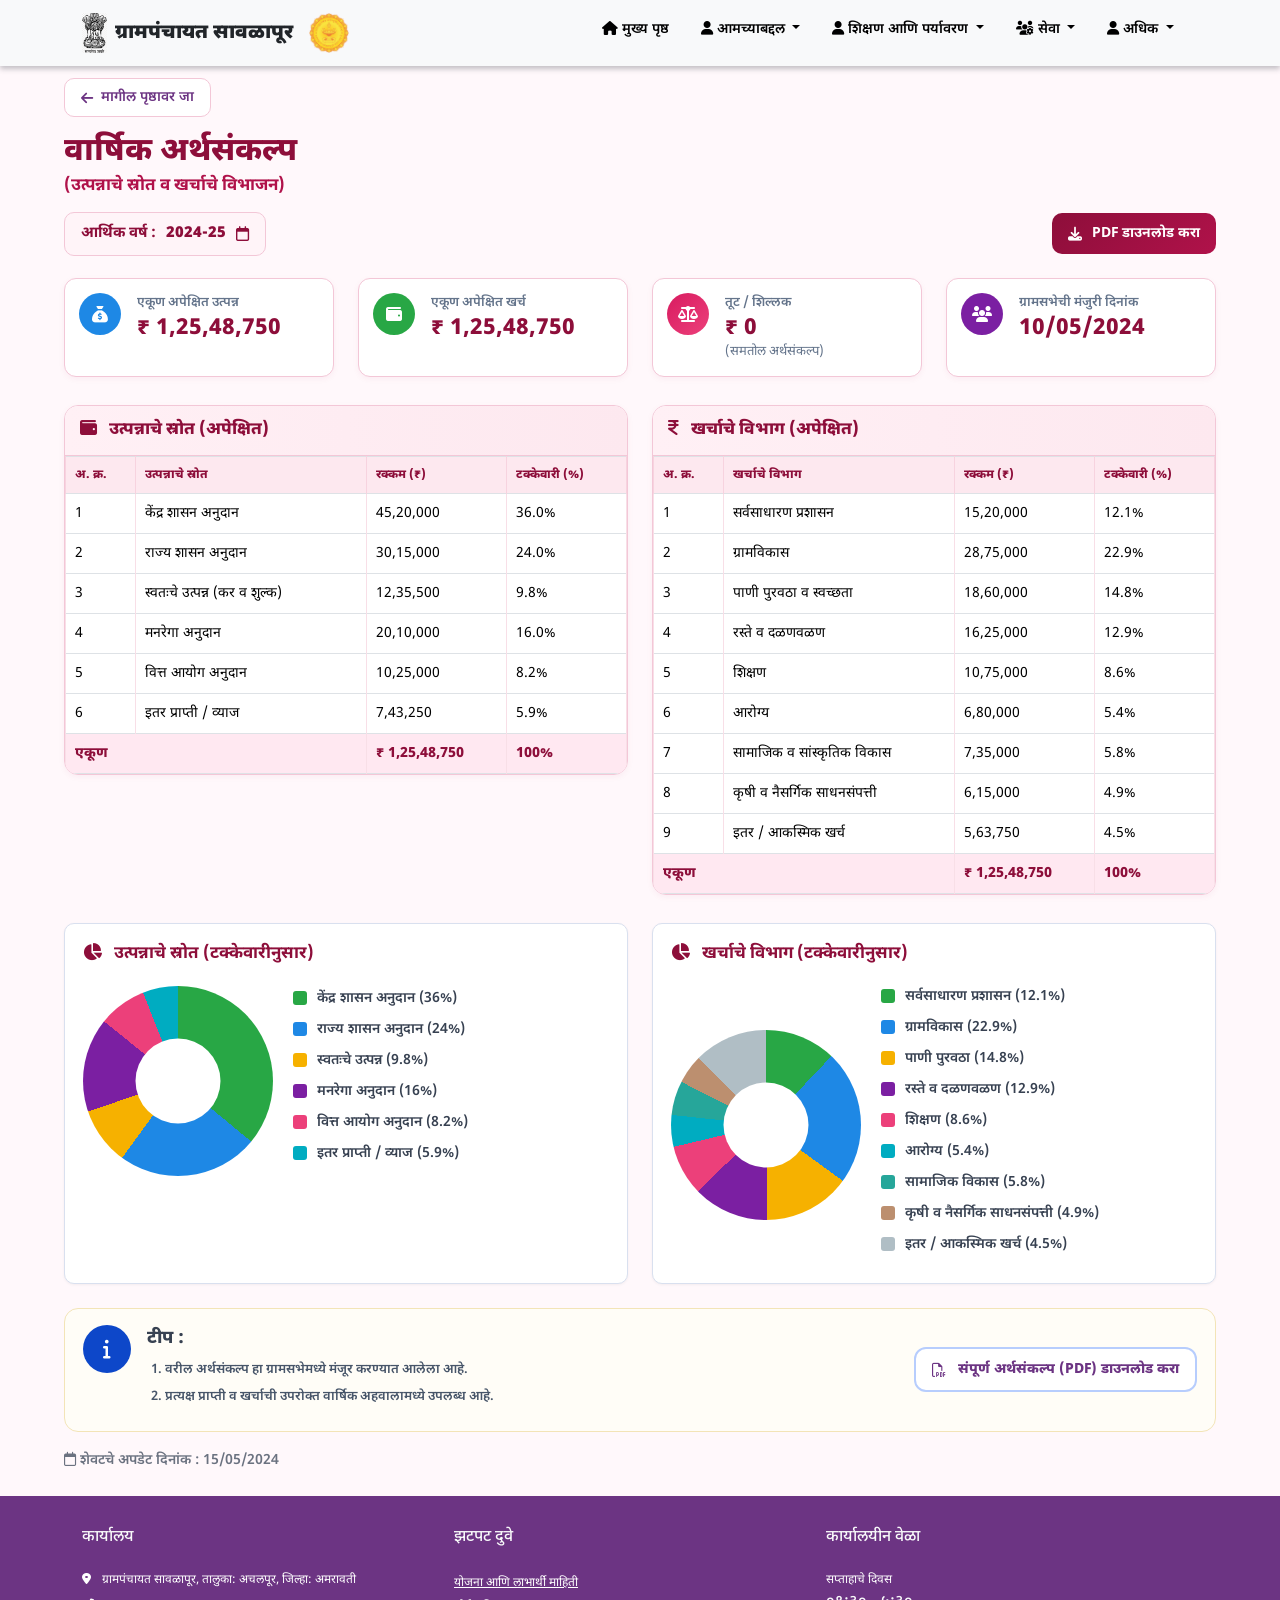
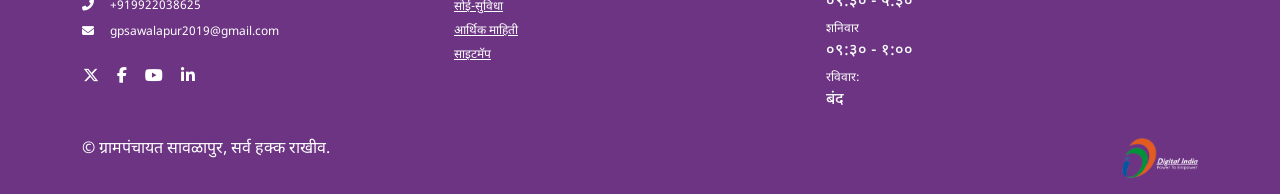
<file: index.html>
<!DOCTYPE html>
<html lang="mr">
<head>
<meta charset="UTF-8">
<meta name="viewport" content="width=device-width, initial-scale=1.0">

<title>वार्षिक अर्थसंकल्प</title>

    <!-- Font -->
    <link href="https://fonts.googleapis.com/css2?family=Noto+Sans+Devanagari:wght@400;500;600;700;800&display=swap" rel="stylesheet">
    <!-- Bootstrap -->
  <link href="https://cdn.jsdelivr.net/npm/bootstrap@5.3.3/dist/css/bootstrap.min.css" rel="stylesheet">

  <!-- Bootstrap Icons -->
  <link rel="stylesheet" href="https://cdn.jsdelivr.net/npm/bootstrap-icons@1.11.3/font/bootstrap-icons.min.css">

  <!-- Google Font -->
  <link href="https://fonts.googleapis.com/css2?family=Poppins:wght@300;400;500;600;700&display=swap" rel="stylesheet">

<!-- FontAwesome -->
<link rel="stylesheet" href="https://cdnjs.cloudflare.com/ajax/libs/font-awesome/6.5.2/css/all.min.css">

<link rel="stylesheet" href="css/style.css">
<style>

/* ================= THEME ================= */

:root{

    --primary-dark:#8d0e3a;
    --primary:#b0124a;

    --light-bg:#fff4f8;
    --table-head:#fde8ef;
    --border:#f3c7d7;

    --text:#1e293b;
}

/* ================= BODY ================= */

body{
    background:#fff8fb;
    font-family:'Noto Sans Devanagari', sans-serif;
    color:var(--text);
    margin:0;
    padding:0;
}

/* ================= PAGE ================= */

.page-wrapper{
    padding:12px 0 25px;
}

/* ================= CONTAINER ================= */

.container-custom{
    width:90%;
    max-width:1200px;
    margin:auto;
}

/* ================= TOP AREA ================= */

.back-btn{
    border:1px solid var(--border);
    background:#fff;
    padding:8px 16px;
    border-radius:10px;
    color:var(--primary-dark);
    text-decoration:none;
    font-weight:600;
    display:inline-flex;
    align-items:center;
    gap:8px;
    margin-bottom:18px;
    font-size:14px;
}

.main-title{
    color:var(--primary-dark);
    font-size:32px;
    font-weight:800;
    margin-bottom:4px;
    line-height:1.1;
}

.main-sub{
    color:var(--primary);
    font-size:17px;
    font-weight:700;
}

/* ================= YEAR + PDF ================= */

.top-action{
    display:flex;
    justify-content:space-between;
    align-items:center;
    margin-top:12px;
    margin-bottom:22px;
    gap:15px;
}

.year-box{
    background:var(--light-bg);
    color:var(--primary-dark);
    border:1px solid var(--border);
    padding:10px 16px;
    border-radius:10px;
    font-weight:700;
    display:inline-flex;
    align-items:center;
    gap:10px;
    font-size:15px;
}

.pdf-btn{
    background:linear-gradient(135deg,var(--primary-dark),var(--primary));
    color:#fff;
    border:none;
    padding:12px 20px;
    border-radius:10px;
    font-weight:700;
    font-size:15px;

    display:flex;
    align-items:center;
    gap:10px;
}

/* ================= INFO CARDS ================= */

.info-card{
    background:#fff;
    border:1px solid var(--border);
    border-radius:12px;
    padding:14px;
    height:100%;
    box-shadow:0 2px 6px rgba(176,18,74,0.05);
}

.info-icon{
    width:42px;
    height:42px;
    border-radius:50%;
    display:flex;
    align-items:center;
    justify-content:center;
    color:#fff;
    font-size:16px;
}

.blue{
    background:linear-gradient(135deg,#8d0e3a,#b0124a);
}

.green{
    background:linear-gradient(135deg,#c2185b,#e91e63);
}

.orange{
    background:linear-gradient(135deg,#d81b60,#ec407a);
}

.purple{
    background:linear-gradient(135deg,#ad1457,#c2185b);
}

.info-title{
    font-size:13px;
    color:#64748b;
    font-weight:600;
    margin-bottom:3px;
}

.info-value{
    font-size:22px;
    font-weight:800;
    line-height:1.2;
}

.value-blue,
.value-green,
.value-orange,
.value-purple{
    color:var(--primary-dark);
}

.small-text{
    color:#64748b;
    font-size:13px;
}

/* ================= TABLES ================= */

.section-box{
    background:#fff;
    border:1px solid var(--border);
    border-radius:14px;
    overflow:hidden;
    /* height:100%; */
    box-shadow:0 2px 6px rgba(176,18,74,0.05);
}

.section-head{
    padding:12px 15px;
    font-size:17px;
    font-weight:800;
    color:var(--primary-dark);
    border-bottom:1px solid var(--border);

    background:linear-gradient(
        to right,
        #fff0f5,
        #fde8ef
    );
}

.custom-table{
    margin:0;
}

.custom-table thead{
    background:var(--table-head);
}

.custom-table th{
    font-size:12px;
    padding:9px;
    color:var(--primary-dark);
    font-weight:800;
    border-color:#f7d3df !important;
    background:var(--table-head);
}

.custom-table td{
    padding:9px;
    font-size:14px;
    border-color:#f8dfe7 !important;
}

.custom-table tbody tr:hover{
    background:#fff7fa;
}

.custom-table tbody tr.fw-bold{
    background:#fff0f5;
    color:var(--primary-dark);
}
/* ONLY LAST ROW SHADE */

.custom-table tbody tr:last-child td{
    background:#ffe8f1 !important;
    color:#8d0e3a !important;
    font-weight:800;
}
/* ================= CHART ================= */

/* .chart-box{
    background:#fff;
    border:1px solid var(--border);
    border-radius:14px;
    padding:14px;
    box-shadow:0 2px 6px rgba(176,18,74,0.05);
}

.chart-title{
    color:var(--primary-dark);
    font-size:18px;
    font-weight:800;
    margin-bottom:18px;
} */


/* ================= COLORFUL PIE CHART ================= */

/* .fake-chart{
    width:170px;
    height:170px;
    border-radius:50%;
    margin:auto;

    background:
    conic-gradient(
        #16a34a 0% 36%,
        #2563eb 36% 60%,
        #f59e0b 60% 70%,
        #9333ea 70% 86%,
        #ec4899 86% 94%,
        #06b6d4 94% 100%
    );

    position:relative;
}

.fake-chart::after{
    content:'';
    width:75px;
    height:75px;
    background:#fff;
    border-radius:50%;
    position:absolute;
    top:50%;
    left:50%;
    transform:translate(-50%,-50%);
} */

/* ================= CHART BOX ================= */

.chart-box{
    background:#fff;
    border:1px solid #d9e0ef;
    border-radius:10px;
    padding:18px;
    height: 100%;
    box-shadow:0 1px 3px rgba(0,0,0,0.05);
      /* margin-top:0 !important; */
}

.chart-title{
    font-size:17px;
    font-weight:700;
    /* color:#18479d; */
     color:var(--primary-dark);
    margin-bottom:18px;
}

.chart-flex{
    display:flex;
    align-items:center;
    justify-content:space-between;
    gap:20px;
    flex-wrap:wrap;
}

/* ================= PIE CHART ================= */

.budget-chart{
    width:190px;
    height:190px;
    border-radius:50%;
    position:relative;
    flex-shrink:0;
}

/* DONUT HOLE */

.budget-chart::after{
    content:'';
    position:absolute;
    width:85px;
    height:85px;
    background:#fff;
    border-radius:50%;
    top:50%;
    left:50%;
    transform:translate(-50%,-50%);
}

/* INCOME CHART */

.income-chart{
    background:
    conic-gradient(
        #28a745 0% 36%,
        #1e88e5 36% 60%,
        #f6b100 60% 69.8%,
        #7b1fa2 69.8% 85.8%,
        #ec407a 85.8% 94%,
        #00acc1 94% 100%
    );
}

/* EXPENSE CHART */

.expense-chart{
    background:
    conic-gradient(
        #28a745 0% 12.1%,
        #1e88e5 12.1% 35%,
        #f6b100 35% 49.8%,
        #7b1fa2 49.8% 62.7%,
        #ec407a 62.7% 71.3%,
        #00acc1 71.3% 76.7%,
        #26a69a 76.7% 82.5%,
        #bc8f6f 82.5% 87.4%,
        #b0bec5 87.4% 100%
    );
}

/* ================= LEGEND ================= */

.chart-legend{
    flex:1;
    min-width:240px;
}

.legend-item{
    display:flex;
    align-items:center;
    gap:10px;
    margin-bottom:10px;
    font-size:14px;
    font-weight:600;
    color:#374151;
}

.legend-color{
    width:14px;
    height:14px;
    border-radius:3px;
    display:inline-block;
}

/* COLORS */

.green{ background:#28a745; }
.blue{ background:#1e88e5; }
.yellow{ background:#f6b100; }
.purple{ background:#7b1fa2; }
.pink{ background:#ec407a; }
.cyan{ background:#00acc1; }
.teal{ background:#26a69a; }
.brown{ background:#bc8f6f; }
.gray{ background:#b0bec5; }

/* ================= NOTE ================= */

.bottom-box{
    background:#fffdf7;
    border:1px solid #f3e4b7;
    border-radius:14px;
    padding:16px 18px;

    display:flex;
    justify-content:space-between;
    align-items:center;
    gap:20px;
}

.note-area{
    display:flex;
    align-items:flex-start;
    gap:16px;
}

.note-icon{
    width:48px;
    height:48px;
    min-width:48px;

    border-radius:50%;
    background:#0d47c9;

    display:flex;
    align-items:center;
    justify-content:center;

    color:#fff;
    font-size:20px;
}

.note-title{
    font-size:18px;
    font-weight:800;
    color:#374151;
    margin-bottom:8px;
}

.note-list{
    margin:0;
    padding-left:18px;
}

.note-list li{
    margin-bottom:8px;
    color:#475569;
    font-weight:600;
    line-height:1.5;
    font-size:13px;
}

/* ================= PDF BUTTON ================= */

.pdf-download-btn{
    background:#fff;
    border:2px solid #b7cdfd;

    color:#2563eb;
    font-weight:800;

    padding:12px 22px;
    border-radius:12px;

    display:inline-flex;
    align-items:center;
    gap:12px;

    text-decoration:none;

    transition:0.3s;
    white-space:nowrap;
}

.pdf-btn,
.pdf-download-btn{
    padding:10px 16px;
    font-size:14px;
}
.pdf-download-btn:hover{
    background:#2563eb;
    color:#fff;
}

/* ================= UPDATE ================= */

.update-box{
    margin-top:18px;
    color:#6b7280;
    font-weight:600;
    font-size:14px;
}

/* ================= MOBILE ================= */

@media(max-width:768px){

.chart-flex{
    flex-direction:column;
    align-items:center;
}

.chart-legend{
    width:100%;
}

}

/* ================= MOBILE ================= */

@media(max-width:992px){

.main-title{
    font-size:30px;
}

.main-sub{
    font-size:16px;
}

.top-action{
    flex-direction:column;
    align-items:flex-start;
}

.bottom-box{
    flex-direction:column;
    align-items:flex-start;
}

.pdf-download-btn{
    width:100%;
    justify-content:center;
}

.fake-chart{
    width:200px;
    height:200px;
}

}

</style>
</head>

<body>
<!-- HEADER FILE LOAD -->
<div id="header"></div>
<div class="page-wrapper">

<div class="container-custom">

<!-- BACK -->

<a href="#" class="back-btn">
<i class="fa-solid fa-arrow-left"></i>
मागील पृष्ठावर जा
</a>

<!-- TITLE -->

<div class="main-title">
वार्षिक अर्थसंकल्प
</div>

<div class="main-sub">
(उत्पन्नाचे स्रोत व खर्चाचे विभाजन)
</div>

<!-- ACTION -->

<div class="top-action">

<div class="year-box">
आर्थिक वर्ष :
<b>2024-25</b>
<i class="fa-regular fa-calendar"></i>
</div>

<button class="pdf-btn">
<i class="fa-solid fa-download"></i>
PDF डाउनलोड करा
</button>

</div>

<!-- INFO CARDS -->

<div class="row g-4">

<div class="col-lg-3 col-md-6">

<div class="info-card">

<div class="d-flex gap-3 align-items-start">

<div class="info-icon blue">
<i class="fa-solid fa-sack-dollar"></i>
</div>

<div>
<div class="info-title">एकूण अपेक्षित उत्पन्न</div>
<div class="info-value value-blue">₹ 1,25,48,750</div>
</div>

</div>

</div>

</div>

<div class="col-lg-3 col-md-6">

<div class="info-card">

<div class="d-flex gap-3 align-items-start">

<div class="info-icon green">
<i class="fa-solid fa-wallet"></i>
</div>

<div>
<div class="info-title">एकूण अपेक्षित खर्च</div>
<div class="info-value value-green">₹ 1,25,48,750</div>
</div>

</div>

</div>

</div>

<div class="col-lg-3 col-md-6">

<div class="info-card">

<div class="d-flex gap-3 align-items-start">

<div class="info-icon orange">
<i class="fa-solid fa-scale-balanced"></i>
</div>

<div>
<div class="info-title">तूट / शिल्लक</div>
<div class="info-value value-orange">₹ 0</div>
<div class="small-text">(समतोल अर्थसंकल्प)</div>
</div>

</div>

</div>

</div>

<div class="col-lg-3 col-md-6">

<div class="info-card">

<div class="d-flex gap-3 align-items-start">

<div class="info-icon purple">
<i class="fa-solid fa-users"></i>
</div>

<div>
<div class="info-title">ग्रामसभेची मंजुरी दिनांक</div>
<div class="info-value value-purple">10/05/2024</div>
</div>

</div>

</div>

</div>

</div>

<!-- ================= TABLES ================= -->

<div class="row g-4 mt-1">

    <!-- INCOME TABLE -->

    <div class="col-lg-6">

        <div class="section-box">

            <div class="section-head">
                <i class="fa-solid fa-wallet me-2"></i>
                उत्पन्नाचे स्रोत (अपेक्षित)
            </div>

            <table class="table custom-table table-bordered align-middle">

                <thead>
                    <tr>
                        <th style="width:70px;">अ. क्र.</th>
                        <th>उत्पन्नाचे स्रोत</th>
                        <th style="width:140px;">रक्कम (₹)</th>
                        <th style="width:120px;">टक्केवारी (%)</th>
                    </tr>
                </thead>

                <tbody>

                    <tr>
                        <td>1</td>
                        <td>केंद्र शासन अनुदान</td>
                        <td>45,20,000</td>
                        <td>36.0%</td>
                    </tr>

                    <tr>
                        <td>2</td>
                        <td>राज्य शासन अनुदान</td>
                        <td>30,15,000</td>
                        <td>24.0%</td>
                    </tr>

                    <tr>
                        <td>3</td>
                        <td>स्वतःचे उत्पन्न (कर व शुल्क)</td>
                        <td>12,35,500</td>
                        <td>9.8%</td>
                    </tr>

                    <tr>
                        <td>4</td>
                        <td>मनरेगा अनुदान</td>
                        <td>20,10,000</td>
                        <td>16.0%</td>
                    </tr>

                    <tr>
                        <td>5</td>
                        <td>वित्त आयोग अनुदान</td>
                        <td>10,25,000</td>
                        <td>8.2%</td>
                    </tr>

                    <tr>
                        <td>6</td>
                        <td>इतर प्राप्ती / व्याज</td>
                        <td>7,43,250</td>
                        <td>5.9%</td>
                    </tr>

                    <tr class="fw-bold total-row">
                        <td colspan="2">एकूण</td>
                        <td>₹ 1,25,48,750</td>
                        <td>100%</td>
                    </tr>

                </tbody>

            </table>

        </div>

    </div>

    <!-- EXPENSE TABLE -->

    <div class="col-lg-6">

        <div class="section-box">

            <div class="section-head">
                <i class="fa-solid fa-indian-rupee-sign me-2"></i>
                खर्चाचे विभाग (अपेक्षित)
            </div>

            <table class="table custom-table table-bordered align-middle">

                <thead>
                    <tr>
                        <th style="width:70px;">अ. क्र.</th>
                        <th>खर्चाचे विभाग</th>
                        <th style="width:140px;">रक्कम (₹)</th>
                        <th style="width:120px;">टक्केवारी (%)</th>
                    </tr>
                </thead>

                <tbody>

                    <tr>
                        <td>1</td>
                        <td>सर्वसाधारण प्रशासन</td>
                        <td>15,20,000</td>
                        <td>12.1%</td>
                    </tr>

                    <tr>
                        <td>2</td>
                        <td>ग्रामविकास</td>
                        <td>28,75,000</td>
                        <td>22.9%</td>
                    </tr>

                    <tr>
                        <td>3</td>
                        <td>पाणी पुरवठा व स्वच्छता</td>
                        <td>18,60,000</td>
                        <td>14.8%</td>
                    </tr>

                    <tr>
                        <td>4</td>
                        <td>रस्ते व दळणवळण</td>
                        <td>16,25,000</td>
                        <td>12.9%</td>
                    </tr>

                    <tr>
                        <td>5</td>
                        <td>शिक्षण</td>
                        <td>10,75,000</td>
                        <td>8.6%</td>
                    </tr>

                    <tr>
                        <td>6</td>
                        <td>आरोग्य</td>
                        <td>6,80,000</td>
                        <td>5.4%</td>
                    </tr>

                    <tr>
                        <td>7</td>
                        <td>सामाजिक व सांस्कृतिक विकास</td>
                        <td>7,35,000</td>
                        <td>5.8%</td>
                    </tr>

                    <tr>
                        <td>8</td>
                        <td>कृषी व नैसर्गिक साधनसंपत्ती</td>
                        <td>6,15,000</td>
                        <td>4.9%</td>
                    </tr>

                    <tr>
                        <td>9</td>
                        <td>इतर / आकस्मिक खर्च</td>
                        <td>5,63,750</td>
                        <td>4.5%</td>
                    </tr>

                    <tr class="fw-bold total-row">
                        <td colspan="2">एकूण</td>
                        <td>₹ 1,25,48,750</td>
                        <td>100%</td>
                    </tr>

                </tbody>

            </table>

        </div>

    </div>

</div>
<!-- CHARTS -->

<!-- ================= CHARTS ================= -->

<div class="row g-4 mt-1">

    <!-- INCOME CHART -->

    <div class="col-lg-6">

        <div class="chart-box">

            <div class="chart-title">
                <i class="fa-solid fa-chart-pie me-2"></i>
                उत्पन्नाचे स्रोत (टक्केवारीनुसार)
            </div>

            <div class="chart-flex">

                <!-- PIE -->

                <div class="budget-chart income-chart"></div>

                <!-- LEGEND -->

                <div class="chart-legend">

                    <div class="legend-item">
                        <span class="legend-color green"></span>
                        केंद्र शासन अनुदान (36%)
                    </div>

                    <div class="legend-item">
                        <span class="legend-color blue"></span>
                        राज्य शासन अनुदान (24%)
                    </div>

                    <div class="legend-item">
                        <span class="legend-color yellow"></span>
                        स्वतःचे उत्पन्न (9.8%)
                    </div>

                    <div class="legend-item">
                        <span class="legend-color purple"></span>
                        मनरेगा अनुदान (16%)
                    </div>

                    <div class="legend-item">
                        <span class="legend-color pink"></span>
                        वित्त आयोग अनुदान (8.2%)
                    </div>

                    <div class="legend-item">
                        <span class="legend-color cyan"></span>
                        इतर प्राप्ती / व्याज (5.9%)
                    </div>

                </div>

            </div>

        </div>

    </div>

    <!-- EXPENSE CHART -->

    <div class="col-lg-6">

        <div class="chart-box">

            <div class="chart-title">
                <i class="fa-solid fa-chart-pie me-2"></i>
                खर्चाचे विभाग (टक्केवारीनुसार)
            </div>

            <div class="chart-flex">

                <!-- PIE -->

                <div class="budget-chart expense-chart"></div>

                <!-- LEGEND -->

                <div class="chart-legend">

                    <div class="legend-item">
                        <span class="legend-color green"></span>
                        सर्वसाधारण प्रशासन (12.1%)
                    </div>

                    <div class="legend-item">
                        <span class="legend-color blue"></span>
                        ग्रामविकास (22.9%)
                    </div>

                    <div class="legend-item">
                        <span class="legend-color yellow"></span>
                        पाणी पुरवठा (14.8%)
                    </div>

                    <div class="legend-item">
                        <span class="legend-color purple"></span>
                        रस्ते व दळणवळण (12.9%)
                    </div>

                    <div class="legend-item">
                        <span class="legend-color pink"></span>
                        शिक्षण (8.6%)
                    </div>

                    <div class="legend-item">
                        <span class="legend-color cyan"></span>
                        आरोग्य (5.4%)
                    </div>

                    <div class="legend-item">
                        <span class="legend-color teal"></span>
                        सामाजिक विकास (5.8%)
                    </div>

                    <div class="legend-item">
                        <span class="legend-color brown"></span>
                        कृषी व नैसर्गिक साधनसंपत्ती (4.9%)
                    </div>

                    <div class="legend-item">
                        <span class="legend-color gray"></span>
                        इतर / आकस्मिक खर्च (4.5%)
                    </div>

                </div>

            </div>

        </div>

    </div>

</div>
<!-- NOTE -->

<div class="bottom-box mt-4">

<div class="note-area">

<div class="note-icon">
<i class="fa-solid fa-info"></i>
</div>

<div>

<div class="note-title">
टीप :
</div>

<ol class="note-list">

<li>
वरील अर्थसंकल्प हा ग्रामसभेमध्ये मंजूर करण्यात आलेला आहे.
</li>

<li>
प्रत्यक्ष प्राप्ती व खर्चाची उपरोक्त वार्षिक अहवालामध्ये उपलब्ध आहे.
</li>

</ol>

</div>

</div>

<a href="#" class="pdf-download-btn">

<i class="fa-regular fa-file-pdf"></i>

संपूर्ण अर्थसंकल्प (PDF) डाउनलोड करा

</a>

</div>

<!-- UPDATE -->

<div class="update-box">
<i class="fa-regular fa-calendar"></i>
शेवटचे अपडेट दिनांक : 15/05/2024
</div>

</div>

</div>

<!-- FOOTER FILE LOAD -->
<div id="footer"></div>
<script>
fetch("header.html")
.then(res => res.text())
.then(data => {
    document.getElementById("header").innerHTML = data;
});

fetch("footer.html")
.then(res => res.text())
.then(data => {
    document.getElementById("footer").innerHTML = data;
});


</script>
<!-- Bootstrap JS -->
<script src="https://cdn.jsdelivr.net/npm/bootstrap@5.3.3/dist/js/bootstrap.bundle.min.js"></script>
</body>
</html>
</file>
<file: css/style.css>
:root{--primary: #a91b43;--secondary: #6c3483;--bg: #f6f8fb;--card: rgba(255, 255, 255, 0.65);--cardBg: #ffffff;--glass: rgba(255, 255, 255, 0.12);--text: #0f1724;--muted: #6b7280;--accent: linear-gradient(90deg, #0052D4, #4364F7, #6FB1FC);--accent-2: linear-gradient(90deg, #16a34a, #86efac);--anim-time: 520ms;--nav-height: 56px}body{background:linear-gradient(135deg, #f9fafb 0%, #dbeafe 100%);font-family:"Poppins",sans-serif}.bg-light-gradient{background:linear-gradient(135deg, #f7cdff 0%, #dbeafe 100%)}h1{font-size:1.75rem;font-weight:700;color:var(--primary) !important;margin-bottom:1rem}h2{font-size:1.5rem;font-weight:700}.text-primary{color:var(--primary) !important}.text-secondary{color:var(--secondary) !important}a{color:var(--secondary) !important}a:hover{text-decoration:none}p{margin-bottom:.5rem}.custom-toggler{border:none;outline:none}.custom-toggler .toggler-icon{display:block;width:28px;height:3px;background-color:#000;margin:5px auto;-webkit-transition:all .4s ease-in-out;transition:all .4s ease-in-out;border-radius:2px}.custom-toggler.collapsed .top-bar{-webkit-transform:rotate(0) translate(0, 0);transform:rotate(0) translate(0, 0)}.custom-toggler.collapsed .middle-bar{opacity:1}.custom-toggler.collapsed .bottom-bar{-webkit-transform:rotate(0) translate(0, 0);transform:rotate(0) translate(0, 0)}.custom-toggler:not(.collapsed) .top-bar{-webkit-transform:rotate(45deg) translate(5px, 5px);transform:rotate(45deg) translate(5px, 5px)}.custom-toggler:not(.collapsed) .middle-bar{opacity:0}.custom-toggler:not(.collapsed) .bottom-bar{-webkit-transform:rotate(-45deg) translate(6px, -6px);transform:rotate(-45deg) translate(6px, -6px)}.cover-img{background-image:url("../images/गणेशवाडी ग्रामपंचायत कार्यालय.jpeg");background-size:cover;height:320px}@media(max-width: 767px){.cover-img{height:200px}}.carousel.crsl1{height:300px}@media(max-width: 767px){.carousel.crsl1{height:150px}}.carousel.crsl1 .carousel-inner,.carousel.crsl1 .carousel-item{height:100%}.carousel.crsl1 .carousel-item h2{font-size:3rem;text-shadow:2px 2px 8px #000}.carousel.crsl1 .carousel-item img{height:100%;-o-object-fit:cover;object-fit:cover}.navbar{-webkit-box-shadow:0 3px 5px rgba(57,63,72,.3);box-shadow:0 3px 5px rgba(57,63,72,.3)}.navbar.gradient-green{background:-webkit-gradient(linear, left top, right top, from(#006400), to(#32cd32));background:linear-gradient(90deg, #006400, #32cd32)}.navbar.gradient-blue{background:-webkit-gradient(linear, left top, right top, from(#007bff), to(#6610f2));background:linear-gradient(90deg, #007bff, #6610f2)}.navbar.gradient-orange{background:-webkit-gradient(linear, left top, right top, from(#ff8008), to(#ffc837));background:linear-gradient(90deg, #ff8008, #ffc837)}.news-ticker{background:#6c3483;padding:8px;overflow:hidden;white-space:nowrap;color:#fff}.news-ticker span{display:inline-block;color:#fff;padding-left:20px;-webkit-animation:ticker 15s linear infinite;animation:ticker 15s linear infinite;font-weight:600}@-webkit-keyframes ticker{0%{-webkit-transform:translateX(0);transform:translateX(0)}100%{-webkit-transform:translateX(-100%);transform:translateX(-100%)}}@keyframes ticker{0%{-webkit-transform:translateX(0);transform:translateX(0)}100%{-webkit-transform:translateX(-100%);transform:translateX(-100%)}}.quick-links i{font-size:2rem;margin-bottom:10px;color:#28a745}.gallery img{width:100%;border-radius:10px;-webkit-transition:-webkit-transform .3s;transition:-webkit-transform .3s;transition:transform .3s;transition:transform .3s, -webkit-transform .3s}.gallery img:hover{-webkit-transform:scale(1.05);transform:scale(1.05)}.gallery-img{height:100%;-o-object-fit:cover;object-fit:cover;-webkit-transition:-webkit-transform .3s;transition:-webkit-transform .3s;transition:transform .3s;transition:transform .3s, -webkit-transform .3s}.gallery-img:hover{-webkit-transform:scale(1.05);transform:scale(1.05)}.leader-card img{border-radius:50%;width:120px;height:120px;-o-object-fit:cover;object-fit:cover}.nav-item{font-weight:600}.nav-item .nav-link{font-size:14px;color:#000 !important;margin-right:16px;text-underline-offset:8px}.nav-item .nav-link.active,.nav-item .nav-link:hover{color:var(--primary) !important;text-decoration:underline}.nav-item .dropdown-menu li{margin-bottom:0}.nav-item .dropdown-menu .dropdown-item:hover{color:var(--primary) !important}.nav-item .dropdown-menu .dropdown-item:focus,.nav-item .dropdown-menu .dropdown-item.active{background-color:var(--primary) !important;color:#fff !important}.zoom-card{-webkit-transition:-webkit-transform .28s ease,-webkit-box-shadow .28s ease;transition:-webkit-transform .28s ease,-webkit-box-shadow .28s ease;transition:transform .28s ease,box-shadow .28s ease;transition:transform .28s ease,box-shadow .28s ease,-webkit-transform .28s ease,-webkit-box-shadow .28s ease}.zoom-card:hover{-webkit-transform:translateY(-8px);transform:translateY(-8px);-webkit-box-shadow:0 18px 40px rgba(2,6,23,.12);box-shadow:0 18px 40px rgba(2,6,23,.12);border:solid 1px --primary}.quick-card{background:var(--card);border-radius:12px;padding:1.25rem;text-align:center;-webkit-transition:-webkit-transform .28s ease,-webkit-box-shadow .28s ease;transition:-webkit-transform .28s ease,-webkit-box-shadow .28s ease;transition:transform .28s ease,box-shadow .28s ease;transition:transform .28s ease,box-shadow .28s ease,-webkit-transform .28s ease,-webkit-box-shadow .28s ease;text-decoration:none;-webkit-transition:-webkit-transform .25s ease,-webkit-box-shadow .25s ease;transition:-webkit-transform .25s ease,-webkit-box-shadow .25s ease;transition:transform .25s ease,box-shadow .25s ease;transition:transform .25s ease,box-shadow .25s ease,-webkit-transform .25s ease,-webkit-box-shadow .25s ease;background-clip:padding-box}.quick-card>*{position:relative;z-index:1}.quick-card:hover{-webkit-transform:translateY(-8px);transform:translateY(-8px);-webkit-box-shadow:0 18px 40px rgba(2,6,23,.12);box-shadow:0 18px 40px rgba(2,6,23,.12);border:solid 1px --primary}.quick-card:hover::before{opacity:1}.quick-card i{font-size:28px;color:#6c3483;opacity:.95}.quick-card h5{color:var(--primary);font-weight:600}.quick-card::before{content:"";position:absolute;inset:0;border-radius:inherit;padding:4px;background:linear-gradient(120deg, #ff007a, #ff8c00, #00e0ff, #8a2be2, #ff007a);background-size:300% 300%;-webkit-animation:gradient-flow 4s linear infinite;animation:gradient-flow 4s linear infinite;opacity:0;-webkit-transition:opacity .4s ease;transition:opacity .4s ease;z-index:0;-webkit-mask:-webkit-gradient(linear, left top, left bottom, color-stop(0, #fff)) content-box,-webkit-gradient(linear, left top, left bottom, color-stop(0, #fff));-webkit-mask:linear-gradient(#fff 0 0) content-box,linear-gradient(#fff 0 0);-webkit-mask-composite:xor;mask-composite:exclude}.btn.btn-primary{background:-webkit-gradient(linear, left top, right top, from(#a91b43), to(#6c3483)) !important;background:linear-gradient(90deg, #a91b43, #6c3483) !important;color:#fff !important;border:0 !important;font-weight:600;padding:.75rem 1rem}.btn.btn-outline-primary{background-color:#fff !important;border:solid 1px var(--primary) !important;border-radius:8px;color:var(--primary) !important}.btn.btn-outline-primary:hover{background-color:var(--primary) !important;color:#fff !important}.gallery-wrapper{-webkit-transition:-webkit-transform .28s ease,-webkit-box-shadow .28s ease;transition:-webkit-transform .28s ease,-webkit-box-shadow .28s ease;transition:transform .28s ease,box-shadow .28s ease;transition:transform .28s ease,box-shadow .28s ease,-webkit-transform .28s ease,-webkit-box-shadow .28s ease}.gallery-wrapper img:hover{-webkit-transform:translateY(-8px);transform:translateY(-8px);-webkit-box-shadow:0 18px 40px rgba(2,6,23,.12);box-shadow:0 18px 40px rgba(2,6,23,.12)}.lightbox{display:none;position:fixed;z-index:1050;padding-top:60px;left:0;top:0;width:100%;height:100%;background:rgba(0,0,0,.9);overflow:hidden}.lightbox .lightbox-content{margin:auto;display:block;max-width:80%;max-height:80%;-webkit-animation:zoom .3s;animation:zoom .3s}.lightbox .close{position:absolute;top:20px;right:35px;color:#fff;font-size:40px;font-weight:bold;cursor:pointer}.lightbox .prev,.lightbox .next{cursor:pointer;position:absolute;top:50%;padding:16px;color:#fff;font-size:30px;font-weight:bold;-webkit-user-select:none;-moz-user-select:none;-ms-user-select:none;user-select:none;-webkit-transition:.3s;transition:.3s}.lightbox .prev:hover,.lightbox .next:hover{color:#00ffea}.lightbox .prev{left:0}.lightbox .next{right:0}footer{background-color:#6c3483}footer p{font-size:12px;margin:0}footer a.btn-link{color:#fff !important;display:block;margin-bottom:5px;padding:0;text-align:left;font-weight:normal;text-transform:capitalize;-webkit-transition:.3s;transition:.3s;font-size:12px}.card{background:var(--cardBg);border:0;padding:16px;border-radius:12px;-webkit-box-shadow:0 6px 18px rgba(16,24,40,.04);box-shadow:0 6px 18px rgba(16,24,40,.04);min-height:100px}.card .card-title.text-primary{color:var(--primary) !important;font-size:1.25rem;margin-bottom:1rem}.card.page-title{border-left:solid 4px #6c3483}.card.card-gradient{border:4px solid rgba(0,0,0,0) !important;-webkit-transition:-webkit-transform .28s ease,-webkit-box-shadow .28s ease;transition:-webkit-transform .28s ease,-webkit-box-shadow .28s ease;transition:transform .28s ease,box-shadow .28s ease;transition:transform .28s ease,box-shadow .28s ease,-webkit-transform .28s ease,-webkit-box-shadow .28s ease;background:linear-gradient(135deg, #c2e9fb 0%, #a1c4fd 100%)}.card.card-gradient:hover{border:4px solid #f0f8ff !important;-webkit-transform:translateY(-8px);transform:translateY(-8px);-webkit-box-shadow:0 20px 40px rgba(0,0,0,.15);box-shadow:0 20px 40px rgba(0,0,0,.15)}.card.card-gradient.rounded-full{border-radius:50%}.notice-card{margin-bottom:18px;padding:18px;border-radius:14px;background:#fff;-webkit-box-shadow:0 6px 20px rgba(16,24,40,.06);box-shadow:0 6px 20px rgba(16,24,40,.06);-webkit-transition:-webkit-transform .18s;transition:-webkit-transform .18s;transition:transform .18s;transition:transform .18s, -webkit-transform .18s;display:-webkit-box;display:-ms-flexbox;display:flex;-webkit-box-orient:vertical;-webkit-box-direction:normal;-ms-flex-direction:column;flex-direction:column;gap:12px}.notice-card .notice-title{color:var(--primary) !important;font-size:1.25rem;font-weight:600;margin-bottom:.75rem}.tb-col1{width:25%}.tb-col2{width:25%}ul li{margin-bottom:.5rem}.round-img{width:200px;height:200px;border-radius:50%;border:9px solid #f0f8ff;-webkit-box-shadow:0px 7px 17px -1px #c8c8c8;box-shadow:0px 7px 17px -1px #c8c8c8;-o-object-fit:cover;object-fit:cover}.video-container{width:100%}@media(max-width: 600px){.video-container{width:100%;margin:0}}.video-container iframe{height:710px}@media(max-width: 600px){.video-container iframe{height:214px}}.slider-wrapper{position:relative;margin-top:15px}.main-video{width:100%;border-radius:10px;overflow:hidden;-webkit-box-shadow:0 0 15px rgba(0,0,0,.5);box-shadow:0 0 15px rgba(0,0,0,.5)}.thumbnail-container{display:-webkit-box;display:-ms-flexbox;display:flex;gap:16px;overflow-x:hidden;scroll-behavior:smooth;padding:10px;-webkit-box-pack:center;-ms-flex-pack:center;justify-content:center}.thumbnail{width:175px;height:100px;border-radius:8px;overflow:hidden;cursor:pointer;border:2px solid rgba(0,0,0,0);-webkit-transition:.3s;transition:.3s;-webkit-box-flex:0;-ms-flex:0 0 auto;flex:0 0 auto}.thumbnail:hover{border-color:#000;-webkit-transform:scale(1.05);transform:scale(1.05)}.thumbnail img{width:100%;height:100%;-o-object-fit:cover;object-fit:cover;display:block}.arrow{position:absolute;top:40%;-webkit-transform:translateY(-50%);transform:translateY(-50%);background:rgba(0,0,0,.5);border:none;color:#fff;font-size:22px;cursor:pointer;padding:6px;border-radius:10px;-webkit-transition:background .3s;transition:background .3s;z-index:10}.arrow:hover{background:hsla(0,0%,100%,.3)}.arrow.left{left:-5px}.arrow.right{right:-5px}@media(max-width: 700px){.gp-title{font-size:20px !important}}.cover-img{overflow:hidden}.cover-img img{width:100%;height:100%;-o-object-fit:cover;object-fit:cover}@media(max-width: 600px){.thumbnail{width:150px;height:86px}}.crsl2 .carousel-item img{height:400px;-o-object-fit:cover;object-fit:cover}@media(max-width: 767px){.crsl2 .carousel-item img{height:200px}}.crsl-sm .carousel-item img{height:200px;-o-object-fit:cover;object-fit:cover}@media(max-width: 767px){.crsl-sm .carousel-item img{height:200px}}.crsl-sm .carousel-control-next,.crsl-sm .carousel-control-prev{height:200px}.facilities-list img,.work img,.business img{height:330px;-o-object-fit:cover;object-fit:cover}@media(max-width: 600px){.facilities-list img,.work img,.business img{height:200px}}.facilities-list .carousel-item img,.work .carousel-item img,.business .carousel-item img{height:330px;-o-object-fit:cover;object-fit:cover}@media(max-width: 600px){.facilities-list .carousel-item img,.work .carousel-item img,.business .carousel-item img{height:200px}}.education-youth img{height:230px;-o-object-fit:cover;object-fit:cover}.education-youth .carousel-item img{height:230px;-o-object-fit:cover;object-fit:cover}.boxGrid a{background-color:#fff;text-decoration:none;color:#000;padding:15px;border:1px solid #ddd;border-radius:7px;margin-bottom:15px;display:block;-webkit-box-shadow:0px 5px 5px rgba(0,0,0,.062745098);box-shadow:0px 5px 5px rgba(0,0,0,.062745098)}.boxGrid a img{display:block;margin:0 auto 10px;height:80px}.ms-govt-body img,.dist-govt-body img{border-radius:50%;-webkit-box-shadow:0px 7px 17px -1px #c8c8c8;box-shadow:0px 7px 17px -1px #c8c8c8;height:120px;width:120px;-o-object-fit:cover;object-fit:cover}.ms-govt-body h6,.dist-govt-body h6{color:var(--primary);font-weight:600}.dist-govt-body div{-webkit-box-flex:1;-ms-flex:1;flex:1}.schemes .crsl-sm{height:320px}.schemes .crsl-sm .carousel-inner{height:100%}.schemes .crsl-sm .carousel-inner .carousel-item{height:100%}.schemes .crsl-sm .carousel-inner .carousel-item img{height:100%;width:100%}.schemes .crsl-sm .carousel-control-next,.schemes .crsl-sm .carousel-control-prev{height:100%}.environment .carousel-item img{height:300px;-o-object-fit:cover;object-fit:cover}@media(max-width: 767px){.environment .carousel-item img{height:200px}}.services .card-img-top{height:170px;-o-object-fit:cover;object-fit:cover}.members td img{border-radius:5px;width:50px;height:50px}@media(max-width: 600px){.members td:last-of-type{display:block}}@media(max-width: 600px){.members th:last-of-type{display:none}}@media(max-width: 600px){.members tr{display:block;margin-bottom:10px;border:1px solid #ddd}.members td:last-child{display:block;width:100%;background:#f9f9f9;margin-top:5px}}.filebox{border:2px dashed #e6eefb;padding:12px;border-radius:10px;display:block;text-align:center;cursor:pointer;background:-webkit-gradient(linear, left top, left bottom, from(rgba(255, 255, 255, 0.6)), to(transparent));background:linear-gradient(180deg, rgba(255, 255, 255, 0.6), transparent)}.filebox input{display:none}.nav-arrow{display:none;border:0;background:#fff;border-radius:8px;padding:8px;-webkit-box-shadow:0 4px 12px rgba(12,16,40,.06);box-shadow:0 4px 12px rgba(12,16,40,.06);cursor:pointer;margin:0 6px;-webkit-box-align:center;-ms-flex-align:center;align-items:center;-webkit-box-pack:center;-ms-flex-pack:center;justify-content:center;width:40px;height:40px;font-weight:700}.nav-arrow:disabled{opacity:.35;cursor:not-allowed}.tabs-wrap{max-width:100%;margin:24px auto;border-radius:10px;-webkit-box-shadow:0 6px 20px rgba(20,24,40,.06);box-shadow:0 6px 20px rgba(20,24,40,.06);overflow:hidden}.nav-row{position:relative;display:-webkit-box;display:-ms-flexbox;display:flex;-webkit-box-align:center;-ms-flex-align:center;align-items:center;padding:8px}.nav{display:-webkit-box;display:-ms-flexbox;display:flex;gap:6px;-webkit-box-align:center;-ms-flex-align:center;align-items:center;-webkit-box-flex:1;-ms-flex:1;flex:1;overflow:hidden;position:relative}.tab-list{display:-webkit-box;display:-ms-flexbox;display:flex;gap:6px;-webkit-box-align:center;-ms-flex-align:center;align-items:center;white-space:nowrap;overflow:auto;scroll-behavior:smooth;padding:6px 4px}.tab-list::-webkit-scrollbar{display:none}.tab{-webkit-box-flex:0;-ms-flex:0 0 auto;flex:0 0 auto;padding:10px 16px;border-radius:10px;font-weight:600;cursor:pointer;-webkit-user-select:none;-moz-user-select:none;-ms-user-select:none;user-select:none;color:#374151}.tab[aria-selected=true]{color:#fff;z-index:1}.nav::before{content:"";position:absolute;height:40px;left:8px;top:8px;width:120px;background:-webkit-gradient(linear, left top, right top, from(#a91b43), to(#6c3483)) !important;background:linear-gradient(90deg, #a91b43, #6c3483) !important;border-radius:24px;z-index:1;-webkit-transform-origin:center;transform-origin:center;-webkit-transition:left var(--anim-time) cubic-bezier(0.22, 0.9, 0.32, 1),width var(--anim-time) cubic-bezier(0.22, 0.9, 0.32, 1),opacity 220ms ease,-webkit-transform var(--anim-time) cubic-bezier(0.22, 0.9, 0.32, 1);transition:left var(--anim-time) cubic-bezier(0.22, 0.9, 0.32, 1),width var(--anim-time) cubic-bezier(0.22, 0.9, 0.32, 1),opacity 220ms ease,-webkit-transform var(--anim-time) cubic-bezier(0.22, 0.9, 0.32, 1);transition:transform var(--anim-time) cubic-bezier(0.22, 0.9, 0.32, 1),left var(--anim-time) cubic-bezier(0.22, 0.9, 0.32, 1),width var(--anim-time) cubic-bezier(0.22, 0.9, 0.32, 1),opacity 220ms ease;transition:transform var(--anim-time) cubic-bezier(0.22, 0.9, 0.32, 1),left var(--anim-time) cubic-bezier(0.22, 0.9, 0.32, 1),width var(--anim-time) cubic-bezier(0.22, 0.9, 0.32, 1),opacity 220ms ease,-webkit-transform var(--anim-time) cubic-bezier(0.22, 0.9, 0.32, 1);-webkit-box-shadow:0 8px 20px rgba(13,110,253,.14);box-shadow:0 8px 20px rgba(13,110,253,.14);will-change:left,width,transform,opacity}.nav.is-animating::before{-webkit-animation:elastic-stretch var(--anim-time) cubic-bezier(0.2, 1, 0.2, 1);animation:elastic-stretch var(--anim-time) cubic-bezier(0.2, 1, 0.2, 1)}@-webkit-keyframes elastic-stretch{0%{-webkit-transform:scaleX(0.95);transform:scaleX(0.95)}30%{-webkit-transform:scaleX(1.18);transform:scaleX(1.18)}55%{-webkit-transform:scaleX(0.86);transform:scaleX(0.86)}75%{-webkit-transform:scaleX(1.06);transform:scaleX(1.06)}100%{-webkit-transform:scaleX(1);transform:scaleX(1)}}@keyframes elastic-stretch{0%{-webkit-transform:scaleX(0.95);transform:scaleX(0.95)}30%{-webkit-transform:scaleX(1.18);transform:scaleX(1.18)}55%{-webkit-transform:scaleX(0.86);transform:scaleX(0.86)}75%{-webkit-transform:scaleX(1.06);transform:scaleX(1.06)}100%{-webkit-transform:scaleX(1);transform:scaleX(1)}}.nav-arrow{display:none;border:0;background:#fff;border-radius:8px;padding:8px;-webkit-box-shadow:0 4px 12px rgba(12,16,40,.06);box-shadow:0 4px 12px rgba(12,16,40,.06);cursor:pointer;margin:0 6px;-webkit-box-align:center;-ms-flex-align:center;align-items:center;-webkit-box-pack:center;-ms-flex-pack:center;justify-content:center;width:40px;height:40px;font-weight:700}.nav-arrow:disabled{opacity:.35;cursor:not-allowed}.tab-content{position:relative;height:880px;padding:18px;overflow:hidden}@media(max-width: 600px){.tab-content{height:370px}}.pane{position:absolute;inset:0 0 0 0;padding:18px;opacity:0;-webkit-transform:translateX(0);transform:translateX(0);-webkit-transition:opacity 260ms ease,-webkit-transform 360ms cubic-bezier(0.22, 0.9, 0.32, 1);transition:opacity 260ms ease,-webkit-transform 360ms cubic-bezier(0.22, 0.9, 0.32, 1);transition:transform 360ms cubic-bezier(0.22, 0.9, 0.32, 1),opacity 260ms ease;transition:transform 360ms cubic-bezier(0.22, 0.9, 0.32, 1),opacity 260ms ease,-webkit-transform 360ms cubic-bezier(0.22, 0.9, 0.32, 1);pointer-events:none}.pane.active{opacity:1;pointer-events:auto;z-index:2}.from-right{-webkit-transform:translateX(24px);transform:translateX(24px);opacity:0}.from-left{-webkit-transform:translateX(-24px);transform:translateX(-24px);opacity:0}.to-center{-webkit-transform:translateX(0);transform:translateX(0);opacity:1}.out-left{-webkit-transform:translateX(-30px);transform:translateX(-30px);opacity:0}.out-right{-webkit-transform:translateX(30px);transform:translateX(30px);opacity:0}@media(max-width: 600px){.nav-row{padding:6px}.nav-arrow{display:-webkit-inline-box;display:-ms-inline-flexbox;display:inline-flex}.nav::before{height:36px;top:6px}.tab{padding:8px 12px;border-radius:9px}.tabs-wrap{margin:12px}}@-webkit-keyframes gradient-flow{0%{background-position:0% 50%}50%{background-position:100% 50%}100%{background-position:0% 50%}}@keyframes gradient-flow{0%{background-position:0% 50%}50%{background-position:100% 50%}100%{background-position:0% 50%}}@-webkit-keyframes zoom{from{-webkit-transform:scale(0.8);transform:scale(0.8)}to{-webkit-transform:scale(1);transform:scale(1)}}@keyframes zoom{from{-webkit-transform:scale(0.8);transform:scale(0.8)}to{-webkit-transform:scale(1);transform:scale(1)}}@-webkit-keyframes slide{0%{-webkit-transform:translateX(0);transform:translateX(0)}100%{-webkit-transform:translateX(-100%);transform:translateX(-100%)}}@keyframes slide{0%{-webkit-transform:translateX(0);transform:translateX(0)}100%{-webkit-transform:translateX(-100%);transform:translateX(-100%)}}.date-stamp{background-color:var(--secondary);border-radius:0 8px 0 8px;color:#fff;font-size:12px;position:absolute;top:0;right:0;padding:4px 8px}.announce-wrapper{height:150px;overflow:hidden;position:relative}.announce-list{list-style:none;padding:0;margin:0}.announce-list li{padding:8px 0}.announce-list a{color:var(--text);text-decoration:none;font-size:1rem}.announce-list a:hover{color:var(--accent1)}
</file>
